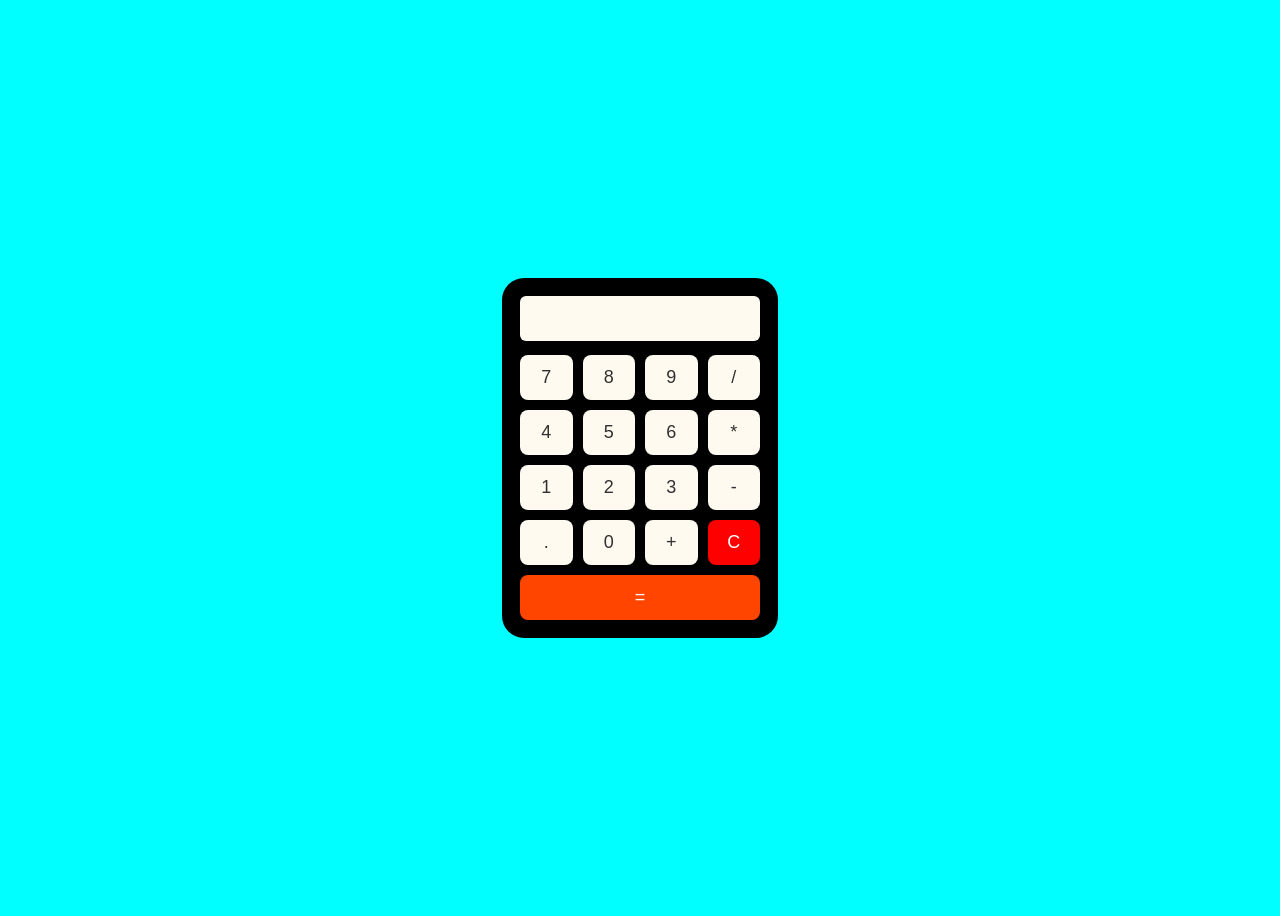
<file: day10_task1.html>
<!DOCTYPE html>
<html lang="en">
<head>
    <meta charset="UTF-8">
    <meta name="viewport" content="width=device-width, initial-scale=1.0">
    <title>Document</title>
    <style>
        body{
            background: aqua;
         
           display: flex;
           justify-content: center;
           align-items: center;
           height: 100vh;
           font-family: Arial,  sans-serif;
        }
        .calculator{
            background: black;
            padding: 18px;
            border-radius: 22px;
            width: 240px;
        }
        .screen{
            background: floralwhite;
            height: 45px;
            border-radius: 6px;
            margin-bottom: 14px;

        }
    .grid{
        display: grid;
        grid-template-columns: repeat(4,1fr);
        gap: 10px;

    }
    .btn{
        background:floralwhite ;
        border-radius: 8px;
        height: 45px;
        display: flex;
        justify-content: center;
        align-items: center;
        font-size: 18px;
        color:rgb(50, 49, 49);

        
    }
    .btn.red{
        background: red;
        color: white;

    }
    .btn.orange{
        background: orangered;
        color: white;
        grid-column: 1 / 5;
    }
    </style>
</head>
<body>
    <div class="calculator">
        <div class="screen"></div>
        <div class="grid">
        <div class="btn">7</div>
         <div class="btn">8</div>
         <div class="btn">9</div>
         <div class="btn">/</div>

         <div class="btn">4</div>
         <div class="btn">5</div>
         <div class="btn">6</div>
         <div class="btn">*</div>

         <div class="btn">1</div>
         <div class="btn">2</div>
         <div class="btn">3</div>
         <div class="btn">-</div>

         <div class="btn">.</div>
         <div class="btn">0</div>
         <div class="btn">+</div>
         <div class="btn red">C</div>

         <div class="btn orange">=</div>

         
        </div>


         
    </div>
</body>
</html>
</file>
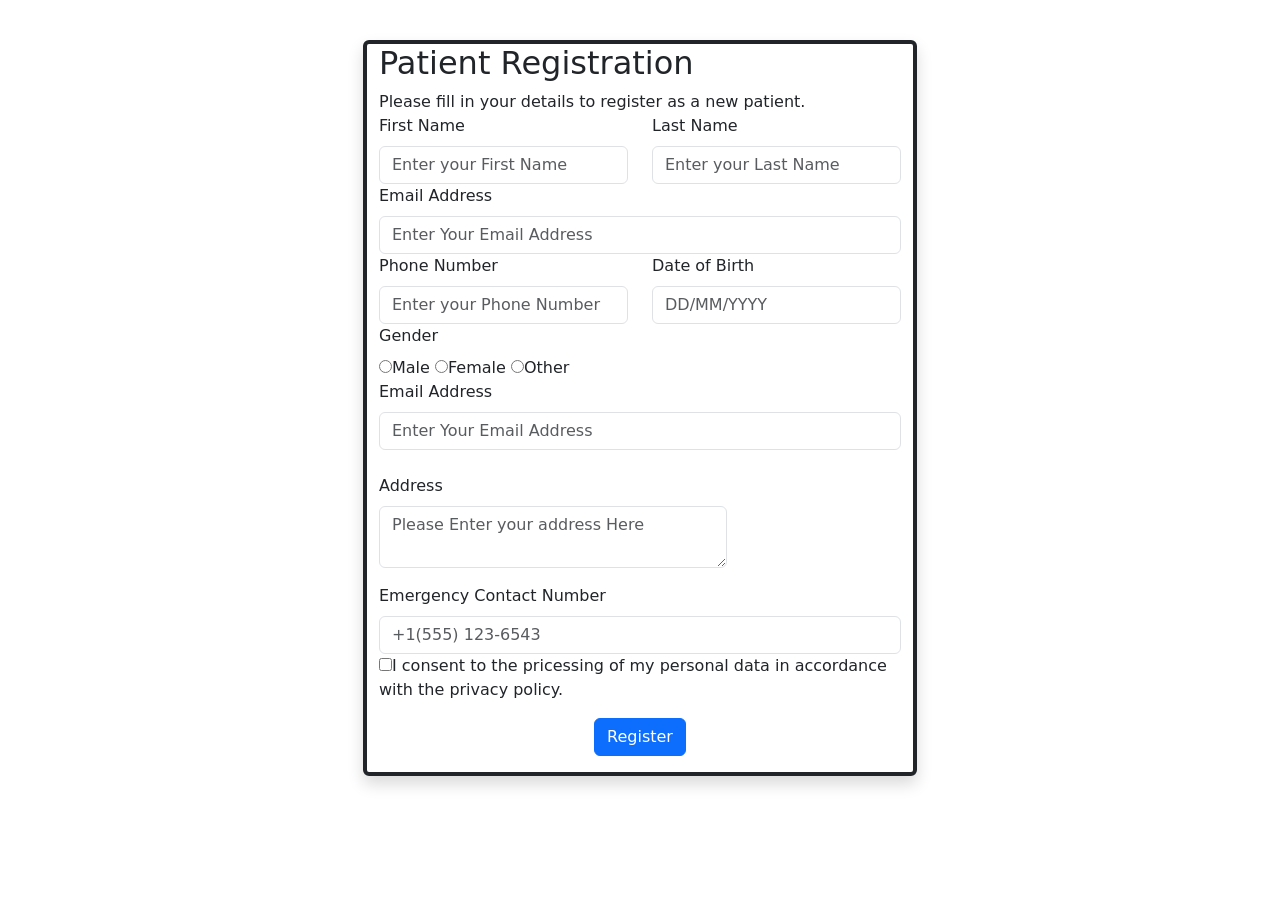
<file: patient.html>
<!DOCTYPE html>
<html lang="en">
<head>
    <meta charset="UTF-8">
    <meta name="viewport" content="width=device-width, initial-scale=1.0">
    <title>Document</title>
     <!-- Latest compiled and minified CSS -->
    <link href="https://cdn.jsdelivr.net/npm/bootstrap@5.3.8/dist/css/bootstrap.min.css" rel="stylesheet">

    <!-- Latest compiled JavaScript -->
    <script src="https://cdn.jsdelivr.net/npm/bootstrap@5.3.8/dist/js/bootstrap.bundle.min.js"></script>

</head>
<body>
    <div class="container">
        <div class="row mt-4 justify-content-center p-3  ">
            <div class="col-lg-6 border border border-4 border-dark rounded shadow">
                <h2> Patient Registration <Form></Form></h2>
                <h7>Please fill in your details to register as a new patient. </h7>

                 <div class="row mb-6">
                    <div class="col-md-6">
                        <label class="form-label">First Name</label>
                        <input type="text" name="" id="" class=" form-control" placeholder="Enter your First Name">
                    </div>

                    <div class="col-md-6">
                        <label class="form-label">Last Name</label>
                        <input type="text" name="" id="" class="form-control" placeholder="Enter your Last Name">
                    </div>
                    <div class="col-md-12">
                        <label class="form-label">Email Address</label>
                        <input type="text" name="" id="" class="form-control" placeholder="Enter Your Email Address">
                    </div>
                   
                 </div>
                    <div class="row mb-4">
                    <div class="col-md-6">
                        <label class="form-label">Phone Number</label>
                        <input type="text" name="" id="" class=" form-control" placeholder="Enter your Phone Number">
                    </div>

                   
                    

                    <div class="col-md-6">
                        <label class="form-label">Date of Birth</label>
                        <input type="datetime" name="" id="" class="form-control" placeholder="DD/MM/YYYY">
                    </div>
                    
                    <div class="col-md-6">
                        <label class="form-label">Gender</label><br>
                        <input type="radio" name="title" id="">Male 
                        <input type="radio" name="title" id="" >Female
                        <input type="radio" name="title" id="" >Other
                    </div>
                     <div class="col-md-12">
                        <label class="form-label">Email Address</label>
                        <input type="text" name="" id="" class="form-control" placeholder="Enter Your Email Address">
                    </div>
                    
                    </div>
                    
                    <div class="col-md-8 mb-3">
                        <label class="form-label">Address</label>
                        <textarea type="text" id="text" class="form-control" placeholder="Please Enter your address Here"></textarea>
                    </div>
                
                     <div class="col-md-12">
                        <label class="form-label">Emergency Contact Number</label>
                        <input type="number" name="" id="" class="form-control" placeholder="+1(555) 123-6543">
                    </div>
        
                    <div class="mb-3">
                        <input type="checkbox">I consent to the pricessing of my personal data in accordance with the privacy policy.
                    </div>  
                 
                    <div class="text-center"><button type="submit" class="btn btn-primary mb-3">Register</button></div> 
                
                            
            </div>
        </div>
     </div>
</body>
</html>
</file>
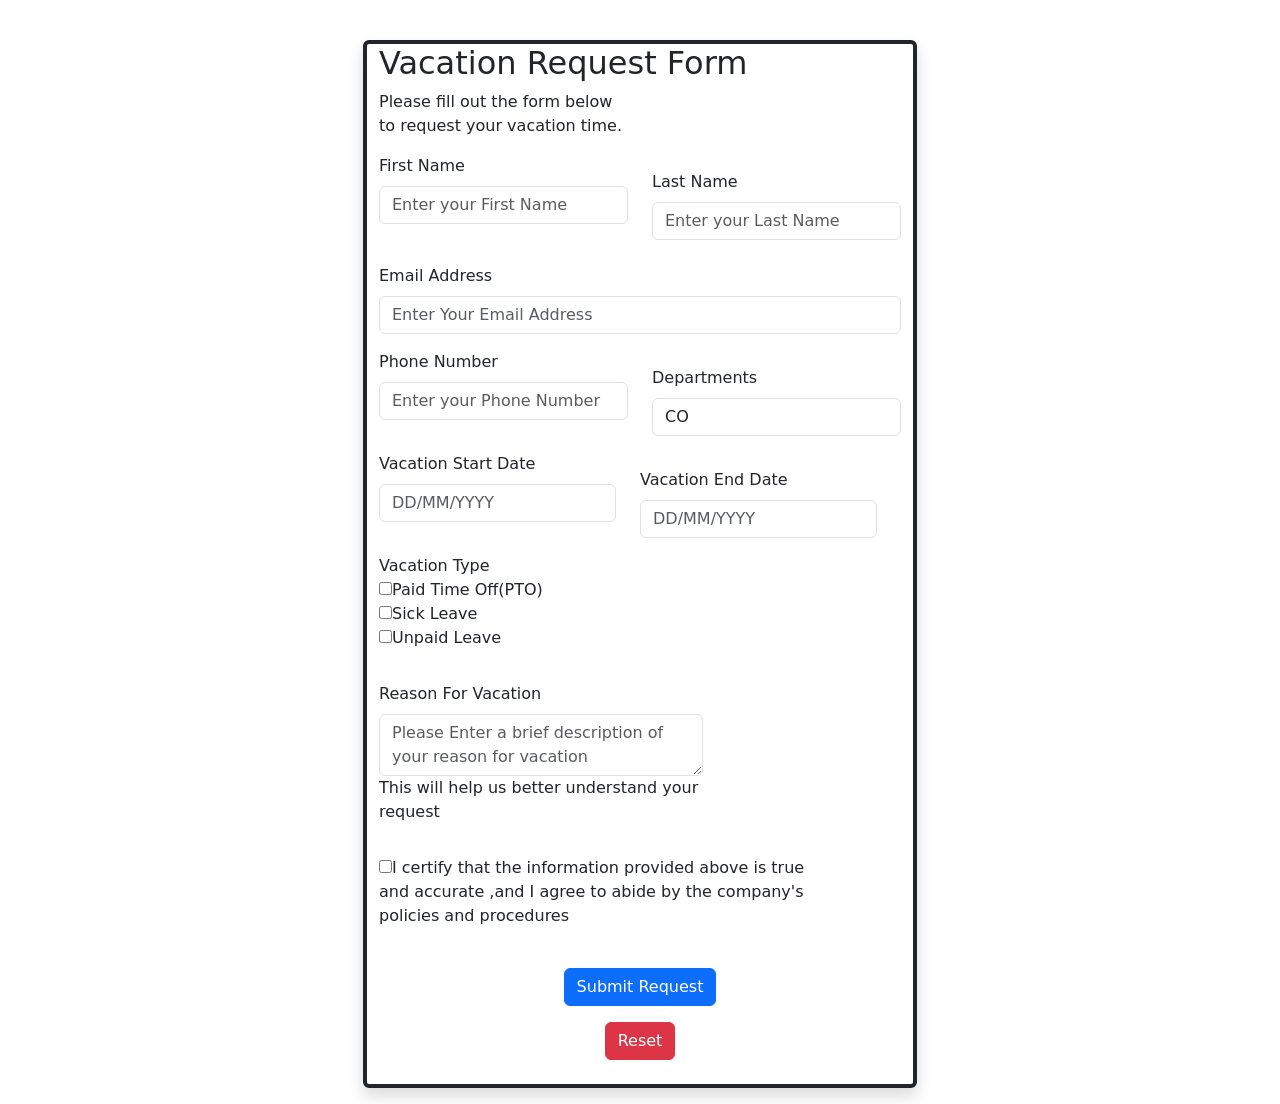
<file: regi.html>
<!DOCTYPE html>
<html lang="en">
<head>
    <meta charset="UTF-8">
    <meta name="viewport" content="width=device-width, initial-scale=1.0">
    <title>Document</title>
     <!-- Latest compiled and minified CSS -->
    <link href="https://cdn.jsdelivr.net/npm/bootstrap@5.3.8/dist/css/bootstrap.min.css" rel="stylesheet">

    <!-- Latest compiled JavaScript -->
    <script src="https://cdn.jsdelivr.net/npm/bootstrap@5.3.8/dist/js/bootstrap.bundle.min.js"></script>

</head>
<body>
     <div class="container">
        <div class="row mt-4 justify-content-center p-3  ">
            <div class="col-lg-6 border border border-4 border-dark rounded shadow">
                <h2> Vacation Request Form</h2>
                <h7>Please fill out the form below<br>to request your vacation time. </h7>

                 <div class="row mb-6 pt-3">
                    <div class="col-md-6">
                        <label class="form-label">First Name</label>
                        <input type="text" name="" id="" class=" form-control" placeholder="Enter your First Name">
                    </div>

                    <div class="col-md-6 pt-3">
                        <label class="form-label">Last Name</label>
                        <input type="text" name="" id="" class="form-control" placeholder="Enter your Last Name">
                    </div>
                    <div class="col-md-12 pt-4">
                        <label class="form-label">Email Address</label>
                        <input type="text" name="" id="" class="form-control" placeholder="Enter Your Email Address">
                    </div>
                   
                 </div>
                    <div class="row mb-4 pt-3">
                    <div class="col-md-6">
                        <label class="form-label">Phone Number</label>
                        <input type="text" name="" id="" class=" form-control" placeholder="Enter your Phone Number">
                    </div>

                    <div class="col-md-6 pt-3">
                        <label class="form-label">Departments</label>
                         <select class="text form-control" name="" id=""  placeholder="Select your departments">
                        
                            
                           
                                <option>CO</option>
                                 <option>ME</option>
                                  <option>CE</option>
                                   <option>EJ</option>
                                    <option>EE</option>
                            </select>
                    </div>
                    <div class="row mb-4 pt-3">
                    <div class="col-md-6">
                        <label class="form-label">Vacation Start Date</label>
                        <input type="datetime" name="" id="" class=" form-control" placeholder="DD/MM/YYYY">
                    </div>

                    <div class="col-md-6 pt-3">
                        <label class="form-label">Vacation End Date</label>
                        <input type="datetime" name="" id="" class="form-control" placeholder="DD/MM/YYYY">
                    </div>

                    <div class="mb-3 pt-3">
                        <label>Vacation Type</label><br>
                        <input type="checkbox">Paid Time Off(PTO)<br>
                        <input type="checkbox">Sick Leave<br>
                        <input type="checkbox">Unpaid Leave

                    </div>
                    <div class="col-md-8 mb-3 pt-3">
                        <label class="form-label">Reason For Vacation</label>
                        <textarea type="text" id="text" class="form-control" placeholder="Please Enter a brief description of your reason for vacation"></textarea>
                        <h7>This will help us better understand your request</h7>
                    </div>
                    <div class="mb-3 pt-3">
                        <input type="checkbox">I certify that the information provided above is true<br>and accurate ,and I agree to abide by the company's<br>policies and procedures 
                    </div>  
                    </div>  
                    <div class="text-center"><button type="submit" class="btn btn-primary mb-3">Submit Request</button></div> 
                    <div class="text-center"><button type="reset" class=" btn btn-danger"> Reset</button></div> 
                            
            </div>
        </div>
     </div>
</body>
</html>
</file>
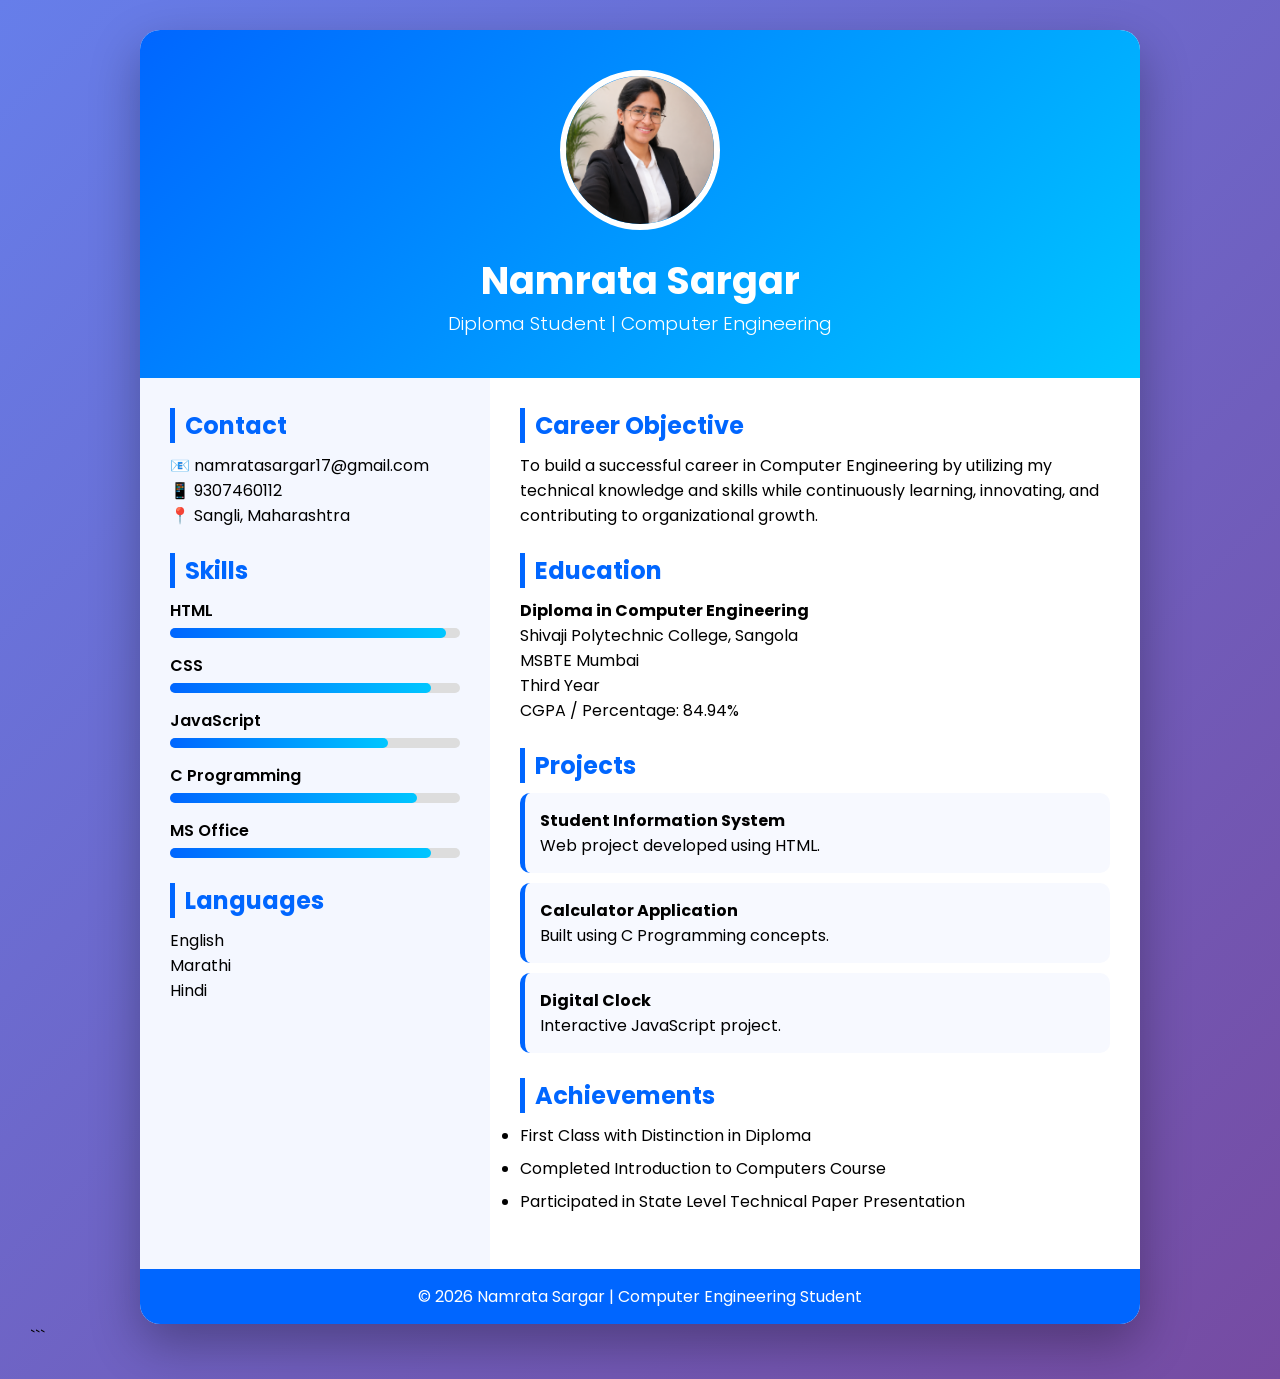
<file: resume1.html>
<!DOCTYPE html>
<html lang="en">
<head>
<meta charset="UTF-8">
<meta name="viewport" content="width=device-width, initial-scale=1.0">

<title>Namrata Sargar Resume</title>

<link rel="preconnect" href="https://fonts.googleapis.com">
<link href="https://fonts.googleapis.com/css2?family=Poppins:wght@300;400;600;700&display=swap" rel="stylesheet">

<style>

*{
margin:0;
padding:0;
box-sizing:border-box;
font-family:'Poppins',sans-serif;
}

body{
background:linear-gradient(135deg,#667eea,#764ba2);
padding:30px;
}

.resume{
max-width:1000px;
margin:auto;
background:#fff;
border-radius:20px;
overflow:hidden;
box-shadow:0 20px 50px rgba(0,0,0,.3);
}

.header{
background:linear-gradient(135deg,#0066ff,#00c6ff);
color:white;
text-align:center;
padding:40px;
}

.profile{
width:160px;
height:160px;
border-radius:50%;
border:6px solid white;
object-fit:cover;
margin-bottom:15px;
}

.header h1{
font-size:38px;
}

.header h3{
font-weight:300;
}

.main{
display:flex;
}

.left{
width:35%;
background:#f4f7ff;
padding:30px;
}

.right{
width:65%;
padding:30px;
}

.section{
margin-bottom:25px;
}

.section h2{
color:#0066ff;
margin-bottom:10px;
border-left:5px solid #0066ff;
padding-left:10px;
}

.contact p,
.info p{
margin:10px 0;
font-size:15px;
}

.skill{
margin-bottom:15px;
}

.skill span{
font-weight:600;
}

.bar{
background:#ddd;
height:10px;
border-radius:20px;
margin-top:5px;
}

.fill{
background:linear-gradient(90deg,#0066ff,#00c6ff);
height:100%;
border-radius:20px;
}

ul li{
margin:8px 0;
}

.project-card{
background:#f7f9ff;
padding:15px;
margin:10px 0;
border-left:5px solid #0066ff;
border-radius:10px;
}

.footer{
background:#0066ff;
color:white;
text-align:center;
padding:15px;
}

</style>
</head>

<body>

<div class="resume">

<div class="header">

<img src="images/n2.png" class="profile">

<h1>Namrata Sargar</h1>

<h3>Diploma Student | Computer Engineering</h3>

</div>

<div class="main">

<div class="left">

<div class="section">
<h2>Contact</h2>

<p>📧 namratasargar17@gmail.com</p>
<p>📱 9307460112</p>
<p>📍 Sangli, Maharashtra</p>

</div>

<div class="section">
<h2>Skills</h2>

<div class="skill">
<span>HTML</span>
<div class="bar"><div class="fill" style="width:95%"></div></div>
</div>

<div class="skill">
<span>CSS</span>
<div class="bar"><div class="fill" style="width:90%"></div></div>
</div>

<div class="skill">
<span>JavaScript</span>
<div class="bar"><div class="fill" style="width:75%"></div></div>
</div>

<div class="skill">
<span>C Programming</span>
<div class="bar"><div class="fill" style="width:85%"></div></div>
</div>

<div class="skill">
<span>MS Office</span>
<div class="bar"><div class="fill" style="width:90%"></div></div>
</div>

</div>

<div class="section">
<h2>Languages</h2>

<p>English</p>
<p>Marathi</p>
<p>Hindi</p>

</div>

</div>

<div class="right">

<div class="section">
<h2>Career Objective</h2>

<p>
To build a successful career in Computer Engineering by utilizing my technical knowledge and skills while continuously learning, innovating, and contributing to organizational growth.
</p>

</div>

<div class="section">
<h2>Education</h2>

<p>
<b>Diploma in Computer Engineering</b><br>
Shivaji Polytechnic College, Sangola<br>
MSBTE Mumbai<br>
Third Year<br>
CGPA / Percentage: 84.94%
</p>

</div>

<div class="section">
<h2>Projects</h2>

<div class="project-card">
<h4>Student Information System</h4>
<p>Web project developed using HTML.</p>
</div>

<div class="project-card">
<h4>Calculator Application</h4>
<p>Built using C Programming concepts.</p>
</div>

<div class="project-card">
<h4>Digital Clock</h4>
<p>Interactive JavaScript project.</p>
</div>

</div>

<div class="section">
<h2>Achievements</h2>

<ul>
<li>First Class with Distinction in Diploma</li>
<li>Completed Introduction to Computers Course</li>
<li>Participated in State Level Technical Paper Presentation</li>
</ul>

</div>

</div>

</div>

<div class="footer">
© 2026 Namrata Sargar | Computer Engineering Student
</div>

</div>

</body>
</html>
```
</file>
